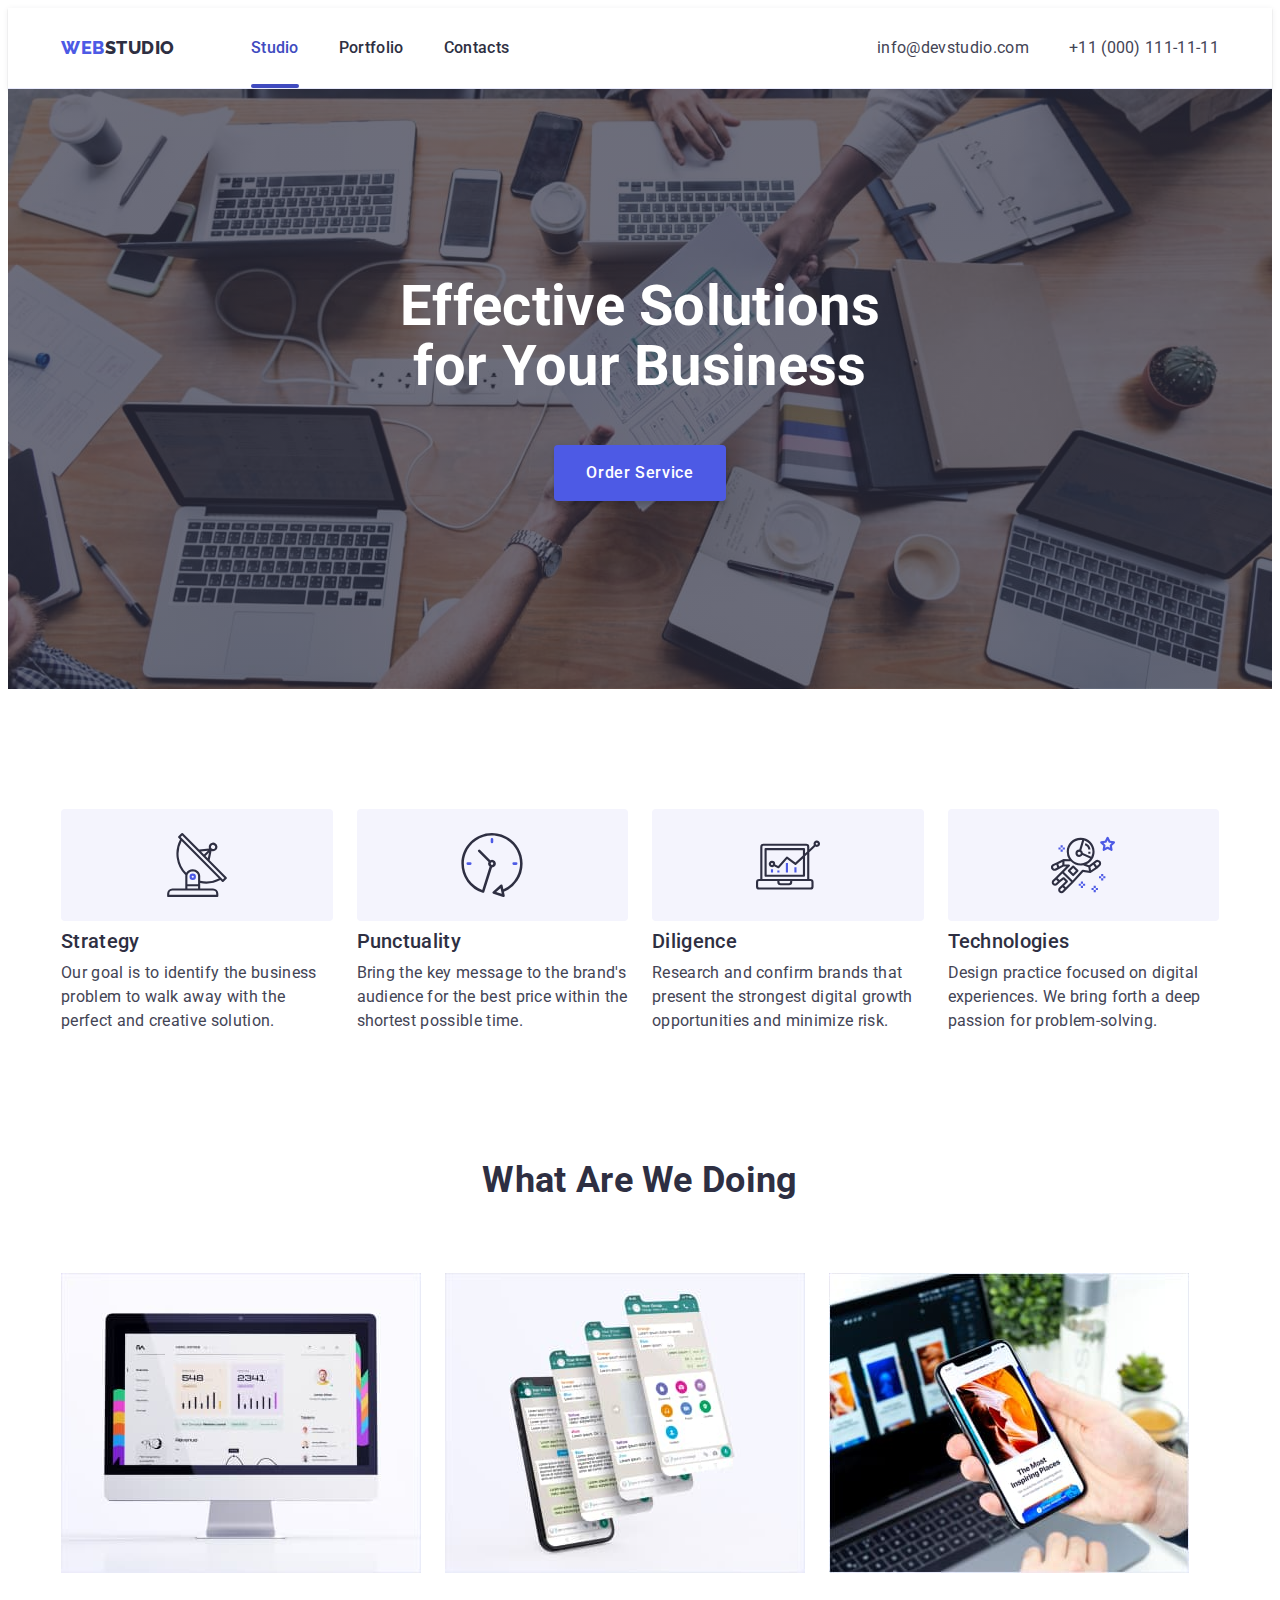
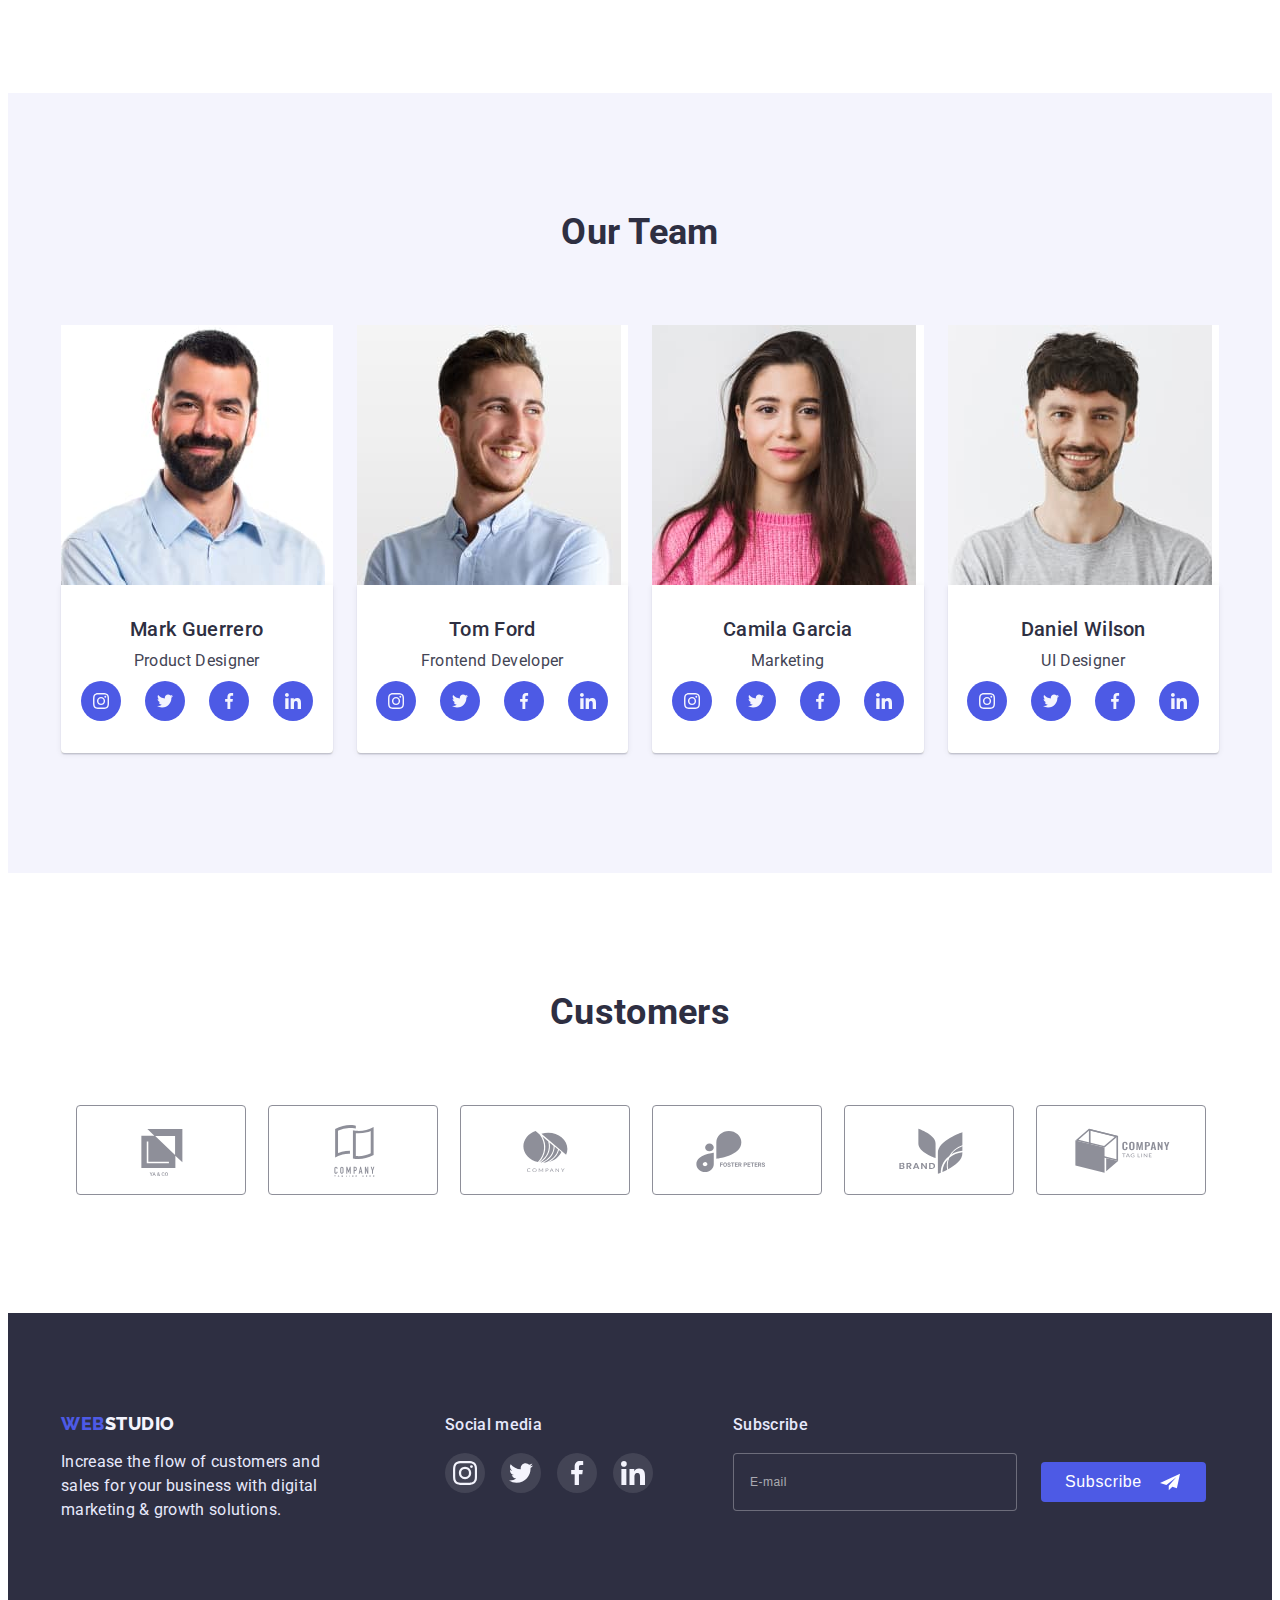
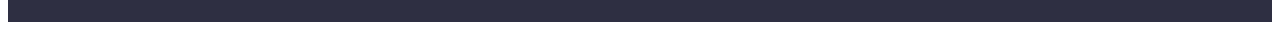
<file: index.html>
<!DOCTYPE html>
<html lang="en">
  <head>
    <meta charset="UTF-8" />
    <meta http-equiv="X-UA-Compatible" content="IE=edge" />
    <meta name="viewport" content="width=device-width, initial-scale=1.0" />
    <title>Web Studio</title>
    <link rel="preconnect" href="https://fonts.googleapis.com" />
    <link rel="preconnect" href="https://fonts.gstatic.com" crossorigin />
    <link
      href="https://fonts.googleapis.com/css2?family=Raleway:wght@800&family=Roboto:wght@400;500;700;900&display=swap"
      rel="stylesheet"
    />
    <link
      rel="stylesheet"
      href="https://cdnjs.cloudflare.com/ajax/libs/modern-normalize/1.1.0/modern-normalize.min.css"
      integrity="sha512-wpPYUAdjBVSE4KJnH1VR1HeZfpl1ub8YT/NKx4PuQ5NmX2tKuGu6U/JRp5y+Y8XG2tV+wKQpNHVUX03MfMFn9Q=="
      crossorigin="anonymous"
      referrerpolicy="no-referrer"
    />
    <link rel="stylesheet" href="./css/styles.css" />
  </head>
  <body>
    <!-- HEADER -->
    <header class="header">
      <div class="container header-container">
        <nav class="header-nav">
          <a class="logo header-logo link" href="./index.html"
            >web<span class="header-logo-accent">studio</span></a
          >
          <ul class="header-list list">
            <li class="header-item">
              <a class="header-link link current" href="./index.html">Studio</a>
            </li>
            <li class="header-item">
              <a class="header-link link" href="./portfolio.html">Portfolio</a>
            </li>
            <li class="header-item">
              <a class="header-link link" href="">Contacts</a>
            </li>
          </ul>
        </nav>
        <address class="header-contacts">
          <ul class="header-contact-list list">
            <li class="header-list-item">
              <a class="header-mail link" href="mailto:info@devstudio.com"
                >info@devstudio.com</a
              >
            </li>
            <li class="header-list-item">
              <a class="header-phone-number link" href="tel:+110001111111"
                >+11 (000) 111-11-11</a
              >
            </li>
          </ul>
        </address>
      </div>
    </header>
    <!-- MAIN -->
    <main>
      <!-- HERO -->
      <section class="hero-section">
        <div class="container">
          <h1 class="hero-title">Effective Solutions for Your Business</h1>
          <button class="hero-btn" type="button" data-modal-open>
            Order Service
          </button>
        </div>
      </section>
      <!-- FEATURES -->
      <section class="section">
        <div class="container">
          <h2 class="section-title visually-hidden">Features</h2>
          <ul class="feature-list list">
            <li class="feature-item">
              <div class="feature-icons">
                <svg class="feature-icon" width="64" height="64">
                  <use href="./images/icons.svg#icon-antenna"></use>
                </svg>
              </div>
              <h3 class="subtitle">Strategy</h3>
              <p class="description">
                Our goal is to identify the business problem to walk away with
                the perfect and creative solution.
              </p>
            </li>
            <li class="feature-item">
              <div class="feature-icons">
                <svg class="feature-icon" width="64" height="64">
                  <use href="./images/icons.svg#icon-clock"></use>
                </svg>
              </div>
              <h3 class="subtitle">Punctuality</h3>
              <p class="description">
                Bring the key message to the brand's audience for the best price
                within the shortest possible time.
              </p>
            </li>
            <li class="feature-item">
              <div class="feature-icons">
                <svg class="feature-icon" width="64" height="64">
                  <use href="./images/icons.svg#icon-diagram"></use>
                </svg>
              </div>
              <h3 class="subtitle">Diligence</h3>
              <p class="description">
                Research and confirm brands that present the strongest digital
                growth opportunities and minimize risk.
              </p>
            </li>
            <li class="feature-item">
              <div class="feature-icons">
                <svg class="feature-icon" width="64" height="64">
                  <use href="./images/icons.svg#icon-astronaut"></use>
                </svg>
              </div>
              <h3 class="subtitle">Technologies</h3>
              <p class="description">
                Design practice focused on digital experiences. We bring forth a
                deep passion for problem-solving.
              </p>
            </li>
          </ul>
        </div>
      </section>
      <!-- WHAT ARE WE DOING -->
      <section class="section activities-section">
        <div class="container">
          <h2 class="section-title">What are we doing</h2>
          <ul class="activities-list list">
            <li class="activities">
              <img
                src="./images/what-are-we-doing/desktop-application.jpg"
                alt="desktop application"
                width="360"
                height="300"
              />
            </li>
            <li class="activities">
              <img
                src="./images/what-are-we-doing/cellphone.jpg"
                alt="cellphone"
                width="360"
                height="300"
              />
            </li>
            <li class="activities">
              <img
                src="./images/what-are-we-doing/mobile-application.jpg"
                alt="mobile aplication"
                width="360"
                height="300"
              />
            </li>
          </ul>
        </div>
      </section>
      <!-- OUR TEAM -->
      <section class="section team">
        <div class="container">
          <h2 class="section-title">Our Team</h2>
          <ul class="team-list list">
            <li class="list-item">
              <img
                class="team-card-photo"
                src="./images/employees/mark-guerrero.jpg"
                alt="Mark Guerrero"
                width="264"
                height="260"
              />
              <div class="team-card-content-wrapper">
                <h3 class="subtitle">Mark Guerrero</h3>
                <p class="description">Product Designer</p>
                <ul class="socials list">
                  <li class="socials-item">
                    <a
                      class="socials-link"
                      href="https://instagram.com"
                      target="_blank"
                      rel="noopener noreferrer"
                      aria-label="Instagram link"
                    >
                      <svg class="socials-icon" width="16" height="16">
                        <use href="./images/icons.svg#icon-instagram"></use>
                      </svg>
                    </a>
                  </li>
                  <li class="socials-item">
                    <a
                      class="socials-link"
                      href="https://twitter.com"
                      target="_blank"
                      rel="noopener noreferrer"
                      aria-label="Twitter link"
                    >
                      <svg class="socials-icon" width="16" height="16">
                        <use href="./images/icons.svg#icon-twitter"></use>
                      </svg>
                    </a>
                  </li>
                  <li class="socials-item">
                    <a
                      class="socials-link"
                      href="https://facebook.com"
                      target="_blank"
                      rel="noopener noreferrer"
                      aria-label="Facebook link"
                    >
                      <svg class="socials-icon" width="16" height="16">
                        <use href="./images/icons.svg#icon-facebook"></use>
                      </svg>
                    </a>
                  </li>
                  <li class="socials-item">
                    <a
                      class="socials-link"
                      href="https://linkedin.com"
                      target="_blank"
                      rel="noopener noreferrer"
                      aria-label="Linkedin link"
                    >
                      <svg class="socials-icon" width="16" height="16">
                        <use href="./images/icons.svg#icon-linkedin"></use>
                      </svg>
                    </a>
                  </li>
                </ul>
              </div>
            </li>
            <li class="list-item">
              <img
                class="team-card-photo"
                src="./images/employees/tom-ford.jpg"
                alt="Tom Ford"
                width="264"
                height="260"
              />
              <div class="team-card-content-wrapper">
                <h3 class="subtitle">Tom Ford</h3>
                <p class="description">Frontend Developer</p>
                <ul class="socials list">
                  <li class="socials-item">
                    <a
                      class="socials-link"
                      href="https://instagram.com"
                      target="_blank"
                      rel="noopener noreferrer"
                      aria-label="Instagram link"
                    >
                      <svg class="socials-icon" width="16" height="16">
                        <use href="./images/icons.svg#icon-instagram"></use>
                      </svg>
                    </a>
                  </li>
                  <li class="socials-item">
                    <a
                      class="socials-link"
                      href="https://twitter.com"
                      target="_blank"
                      rel="noopener noreferrer"
                      aria-label="Twitter link"
                    >
                      <svg class="socials-icon" width="16" height="16">
                        <use href="./images/icons.svg#icon-twitter"></use>
                      </svg>
                    </a>
                  </li>
                  <li class="socials-item">
                    <a
                      class="socials-link"
                      href="https://facebook.com"
                      target="_blank"
                      rel="noopener noreferrer"
                      aria-label="Facebook link"
                    >
                      <svg class="socials-icon" width="16" height="16">
                        <use href="./images/icons.svg#icon-facebook"></use>
                      </svg>
                    </a>
                  </li>
                  <li class="socials-item">
                    <a
                      class="socials-link"
                      href="https://linkedin.com"
                      target="_blank"
                      rel="noopener noreferrer"
                      aria-label="Linkedin link"
                    >
                      <svg class="socials-icon" width="16" height="16">
                        <use href="./images/icons.svg#icon-linkedin"></use>
                      </svg>
                    </a>
                  </li>
                </ul>
              </div>
            </li>
            <li class="list-item">
              <img
                class="team-card-photo"
                src="./images/employees/camila-garcia.jpg"
                alt="Camila Garcia"
                width="264"
                height="260"
              />
              <div class="team-card-content-wrapper">
                <h3 class="subtitle">Camila Garcia</h3>
                <p class="description">Marketing</p>
                <ul class="socials list">
                  <li class="socials-item">
                    <a
                      class="socials-link"
                      href="https://instagram.com"
                      target="_blank"
                      rel="noopener noreferrer"
                      aria-label="Instagram link"
                    >
                      <svg class="socials-icon" width="16" height="16">
                        <use href="./images/icons.svg#icon-instagram"></use>
                      </svg>
                    </a>
                  </li>
                  <li class="socials-item">
                    <a
                      class="socials-link"
                      href="https://twitter.com"
                      target="_blank"
                      rel="noopener noreferrer"
                      aria-label="Twitter link"
                    >
                      <svg class="socials-icon" width="16" height="16">
                        <use href="./images/icons.svg#icon-twitter"></use>
                      </svg>
                    </a>
                  </li>
                  <li class="socials-item">
                    <a
                      class="socials-link"
                      href="https://facebook.com"
                      target="_blank"
                      rel="noopener noreferrer"
                      aria-label="Facebook link"
                    >
                      <svg class="socials-icon" width="16" height="16">
                        <use href="./images/icons.svg#icon-facebook"></use>
                      </svg>
                    </a>
                  </li>
                  <li class="socials-item">
                    <a
                      class="socials-link"
                      href="https://linkedin.com"
                      target="_blank"
                      rel="noopener noreferrer"
                      aria-label="Linkedin link"
                    >
                      <svg class="socials-icon" width="16" height="16">
                        <use href="./images/icons.svg#icon-linkedin"></use>
                      </svg>
                    </a>
                  </li>
                </ul>
              </div>
            </li>
            <li class="list-item">
              <img
                class="team-card-photo"
                src="./images/employees/daniel-wilson.jpg"
                alt="Daniel Wilson"
                width="264"
                height="260"
              />
              <div class="team-card-content-wrapper">
                <h3 class="subtitle">Daniel Wilson</h3>
                <p class="description">UI Designer</p>
                <ul class="socials list">
                  <li class="socials-item">
                    <a
                      class="socials-link"
                      href="https://instagram.com"
                      target="_blank"
                      rel="noopener noreferrer"
                      aria-label="Instagram link"
                    >
                      <svg class="socials-icon" width="16" height="16">
                        <use href="./images/icons.svg#icon-instagram"></use>
                      </svg>
                    </a>
                  </li>
                  <li class="socials-item">
                    <a
                      class="socials-link"
                      href="https://twitter.com"
                      target="_blank"
                      rel="noopener noreferrer"
                      aria-label="Twitter link"
                    >
                      <svg class="socials-icon" width="16" height="16">
                        <use href="./images/icons.svg#icon-twitter"></use>
                      </svg>
                    </a>
                  </li>
                  <li class="socials-item">
                    <a
                      class="socials-link"
                      href="https://facebook.com"
                      target="_blank"
                      rel="noopener noreferrer"
                      aria-label="Facebook link"
                    >
                      <svg class="socials-icon" width="16" height="16">
                        <use href="./images/icons.svg#icon-facebook"></use>
                      </svg>
                    </a>
                  </li>
                  <li class="socials-item">
                    <a
                      class="socials-link"
                      href="https://linkedin.com"
                      target="_blank"
                      rel="noopener noreferrer"
                      aria-label="Linkedin link"
                    >
                      <svg class="socials-icon" width="16" height="16">
                        <use href="./images/icons.svg#icon-linkedin"></use>
                      </svg>
                    </a>
                  </li>
                </ul>
              </div>
            </li>
          </ul>
        </div>
      </section>
      <!-- CUSTOMERS -->
      <section class="section">
        <div class="container">
          <h2 class="section-title">Customers</h2>
          <ul class="customers list">
            <li class="customers-item">
              <a
                class="customers-link"
                href=""
                target="_blank"
                rel="noopener noreferrer"
                aria-label="Customer link"
              >
                <svg class="socials-icon" width="104" height="56">
                  <use href="./images/icons.svg#icon-logo"></use>
                </svg>
              </a>
            </li>
            <li class="customers-item">
              <a
                class="customers-link"
                href=""
                target="_blank"
                rel="noopener noreferrer"
                aria-label="Customer link"
              >
                <svg class="socials-icon" width="104" height="56">
                  <use href="./images/icons.svg#icon-logo-1"></use>
                </svg>
              </a>
            </li>
            <li class="customers-item">
              <a
                class="customers-link"
                href=""
                target="_blank"
                rel="noopener noreferrer"
                aria-label="Customer link"
              >
                <svg class="socials-icon" width="104" height="56">
                  <use href="./images/icons.svg#icon-logo-2"></use>
                </svg>
              </a>
            </li>
            <li class="customers-item">
              <a
                class="customers-link"
                href=""
                target="_blank"
                rel="noopener noreferrer"
                aria-label="Customer link"
              >
                <svg class="socials-icon" width="104" height="56">
                  <use href="./images/icons.svg#icon-logo-3"></use>
                </svg>
              </a>
            </li>
            <li class="customers-item">
              <a
                class="customers-link"
                href=""
                target="_blank"
                rel="noopener noreferrer"
                aria-label="Customer link"
              >
                <svg class="socials-icon" width="104" height="56">
                  <use href="./images/icons.svg#icon-logo-4"></use>
                </svg>
              </a>
            </li>
            <li class="customers-item">
              <a
                class="customers-link"
                href=""
                target="_blank"
                rel="noopener noreferrer"
                aria-label="Customer link"
              >
                <svg class="socials-icon" width="104" height="56">
                  <use href="./images/icons.svg#icon-logo-5"></use>
                </svg>
              </a>
            </li>
          </ul>
        </div>
      </section>
    </main>
    <!-- FOOTER -->
    <footer class="footer">
      <div class="footer-container container">
        <div class="footer-lesf-side">
          <a class="logo footer-logo link" href="./index.html"
            >web<span class="footer-logo-accent">studio</span></a
          >
          <p class="footer-text">
            Increase the flow of customers and sales for your business with
            digital marketing &amp; growth solutions.
          </p>
        </div>
        <div class="social-media">
          <h2 class="footer-socials-title">Social media</h2>
          <ul class="footer-socials list">
            <li class="footer-socials-item">
              <a
                class="footer-socials-link"
                href="https://instagram.com"
                target="_blank"
                rel="noopener noreferrer"
                aria-label="Instagram link"
              >
                <svg class="footer-socials-icon" width="24" height="24">
                  <use href="./images/icons.svg#icon-instagram"></use>
                </svg>
              </a>
            </li>
            <li class="footer-socials-item">
              <a
                class="footer-socials-link"
                href="https://twitter.com"
                target="_blank"
                rel="noopener noreferrer"
                aria-label="Twitter link"
              >
                <svg class="footer-socials-icon" width="24" height="24">
                  <use href="./images/icons.svg#icon-twitter"></use>
                </svg>
              </a>
            </li>
            <li class="footer-socials-item">
              <a
                class="footer-socials-link"
                href="https://facebook.com"
                target="_blank"
                rel="noopener noreferrer"
                aria-label="Facebook link"
              >
                <svg class="footer-socials-icon" width="24" height="24">
                  <use href="./images/icons.svg#icon-facebook"></use>
                </svg>
              </a>
            </li>
            <li class="footer-socials-item">
              <a
                class="footer-socials-link"
                href="https://linkedin.com"
                target="_blank"
                rel="noopener noreferrer"
                aria-label="Linkedin link"
              >
                <svg class="footer-socials-icon" width="24" height="24">
                  <use href="./images/icons.svg#icon-linkedin"></use>
                </svg>
              </a>
            </li>
          </ul>
        </div>
        <div class="footer-subscribe-form">
          <strong class="foooter-subscribe-title">Subscribe</strong>
          <form class="subscribe-form" name="subscribe_form">
            <label class="footer-subscribe-field">
              <input
                class="footer-subscribe-input"
                type="email"
                name="subscribe_email"
                placeholder="E-mail"
              />
            </label>
            <button class="footer-btn" type="submit">
              Subscribe<svg class="footer-form-icon" width="24" height="20">
                <use href="./images/icons.svg#icon-telegram"></use>
              </svg>
            </button>
          </form>
        </div>
      </div>
    </footer>
    <!-- MODAL BUTTON -->
    <div class="backdrop is-hidden" data-modal>
      <div class="modal">
        <button class="modal-close-btn" type="button" data-modal-close>
          <svg class="modal-close-btn-icon" width="8" height="8">
            <use href="./images/icons.svg#icon-close"></use>
          </svg>
        </button>
        <strong class="modal-window-title"
          >Leave your contacts and we will call you back</strong
        >
        <form class="modal-form" name="modal_form">
          <!--NAME FIELD-->
          <label class="modal-form-label" for="user_name">Name</label>
          <div class="modal-form-group">
            <input
              class="modal-input-field"
              type="text"
              name="user_name"
              id="user_name"
            />
            <svg class="modal-form-icon" width="18" height="18">
              <use href="./images/icons.svg#icon-person"></use>
            </svg>
          </div>
          <!--PHONE FIELD-->
          <label class="modal-form-label" for="user_phone">Phone</label>
          <div class="modal-form-group">
            <input
              class="modal-input-field"
              type="tel"
              name="user_phone"
              id="user_phone"
            />
            <svg class="modal-form-icon" width="18" height="24">
              <use href="./images/icons.svg#icon-phone"></use>
            </svg>
          </div>
          <!--EMAIL FIELD-->
          <label class="modal-form-label" for="user_email">Email</label>
          <div class="modal-form-group">
            <input
              class="modal-input-field"
              type="tel"
              name="user_email"
              id="user_email"
            />
            <svg class="modal-form-icon" width="18" height="24">
              <use href="./images/icons.svg#icon-email"></use>
            </svg>
          </div>
          <!--COMMENT FIELD-->
          <label class="modal-form-label" for="user_comment">Comment</label>
          <textarea
            class="modal-form-comment"
            name="user_comment"
            id="user_comment"
            rows="6"
            placeholder="Text input"
          ></textarea>
          <!--AGREEMENT FIELD-->
          <label class="modal-form-agreement" for="user_agreement">
            <input
              class="modal-form-checkbox"
              type="checkbox"
              name="user_agreement"
              id="user_agreement"
            />
            <svg class="custom-checkbox" width="16" height="16">
              <use
                class="custom-checkbox-frame"
                href="./images/icons.svg#icon-checkbox"
              ></use>
              <use
                class="custom-checkbox-check"
                href="./images/icons.svg#icon-checked"
              ></use>
            </svg>
            <span class="modal-form-description">
              I accept the terms and conditions of the
              <a class="modal-form-link" href="" target="_blank"
                >Privacy Policy</a
              >
            </span>
          </label>
          <button class="modal-form-btn hero-btn" type="submit">Send</button>
        </form>
      </div>
    </div>
    <!-- JAVA SCRIPT -->
    <script src="./js/modal.js"></script>
  </body>
</html>
</file>
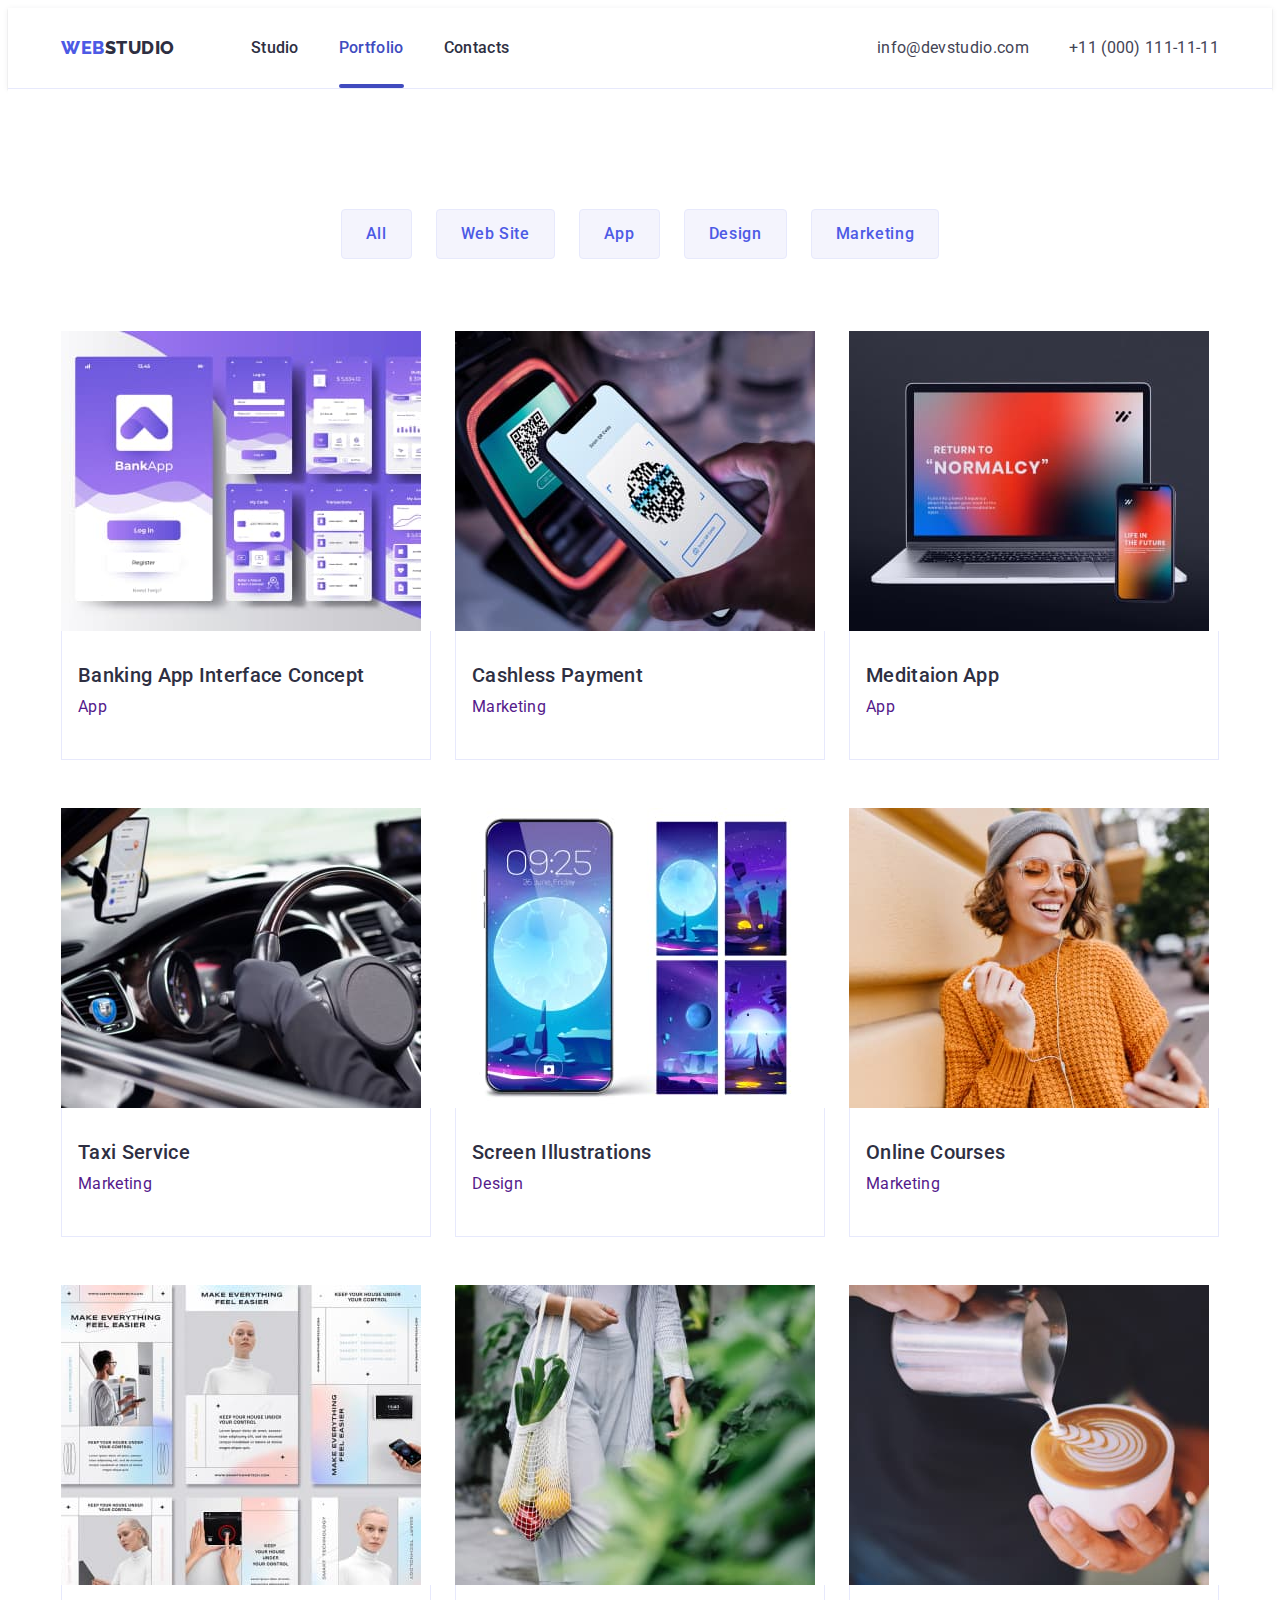
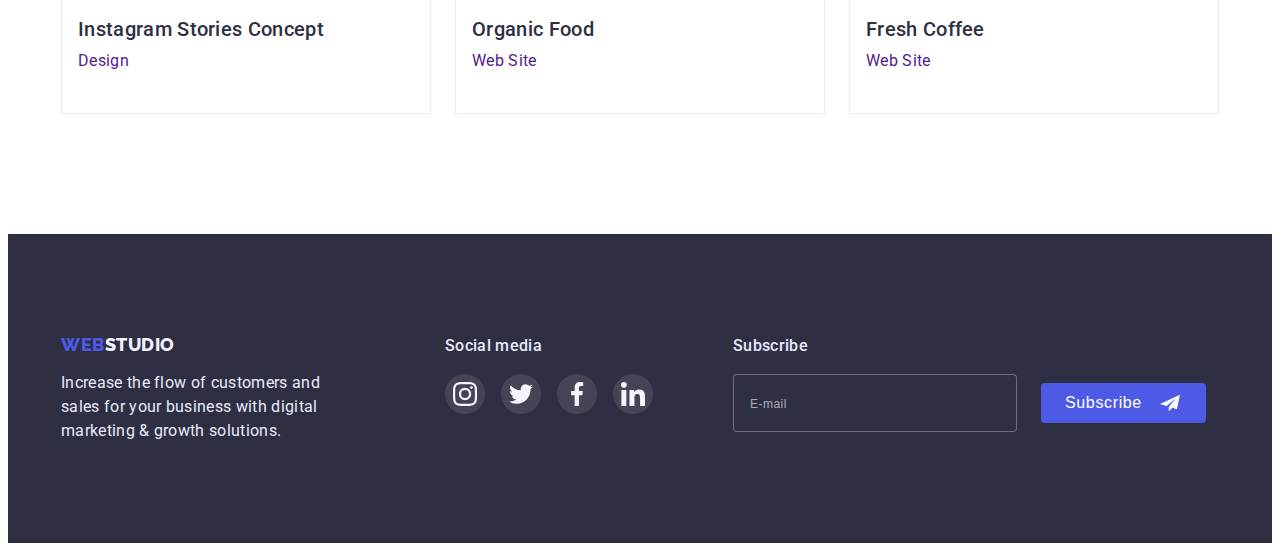
<file: portfolio.html>
<!DOCTYPE html>
<html lang="en">
  <head>
    <meta charset="UTF-8" />
    <meta http-equiv="X-UA-Compatible" content="IE=edge" />
    <meta name="viewport" content="width=device-width, initial-scale=1.0" />
    <title>Portfolio</title>
    <link rel="preconnect" href="https://fonts.googleapis.com" />
    <link rel="preconnect" href="https://fonts.gstatic.com" crossorigin />
    <link
      href="https://fonts.googleapis.com/css2?family=Raleway:wght@800&family=Roboto:wght@400;500;700;900&display=swap"
      rel="stylesheet"
    />
    <link
      rel="stylesheet"
      href="https://cdnjs.cloudflare.com/ajax/libs/modern-normalize/1.1.0/modern-normalize.min.css"
      integrity="sha512-wpPYUAdjBVSE4KJnH1VR1HeZfpl1ub8YT/NKx4PuQ5NmX2tKuGu6U/JRp5y+Y8XG2tV+wKQpNHVUX03MfMFn9Q=="
      crossorigin="anonymous"
      referrerpolicy="no-referrer"
    />
    <link rel="stylesheet" href="./css/styles.css" />
  </head>
  <body>
    <!-- HEADER -->
    <header class="header">
      <div class="container header-container">
        <nav class="header-nav">
          <a class="logo header-logo link" href="./index.html"
            >web<span class="header-logo-accent">studio</span></a
          >
          <ul class="header-list list">
            <li class="header-item">
              <a class="header-link link" href="./index.html">Studio</a>
            </li>
            <li class="header-item">
              <a class="header-link link current" href="./portfolio.html"
                >Portfolio</a
              >
            </li>
            <li class="header-item">
              <a class="header-link link" href="">Contacts</a>
            </li>
          </ul>
        </nav>
        <address class="header-contacts">
          <ul class="header-contact-list list">
            <li class="header-list-item">
              <a class="header-mail link" href="mailto:info@devstudio.com"
                >info@devstudio.com</a
              >
            </li>
            <li class="header-list-item">
              <a class="header-phone-number link" href="tel:+110001111111"
                >+11 (000) 111-11-11</a
              >
            </li>
          </ul>
        </address>
      </div>
    </header>
    <!-- MAIN -->
    <main>
      <!-- HERO -->
      <section class="section">
        <div class="container">
          <h1 class="visually-hidden">Portfolio</h1>
          <ul class="filter-list list">
            <li class="filter-list-item">
              <button class="filter-btn" type="button">All</button>
            </li>
            <li class="filter-list-item">
              <button class="filter-btn" type="button">Web Site</button>
            </li>
            <li class="filter-list-item">
              <button class="filter-btn" type="button">App</button>
            </li>
            <li class="filter-list-item">
              <button class="filter-btn" type="button">Design</button>
            </li>
            <li class="filter-list-item">
              <button class="filter-btn" type="button">Marketing</button>
            </li>
          </ul>
          <ul class="row-list list">
            <li class="row-items">
              <a href="" class="project-card-link link">
                <div class="project-card-img">
                  <img
                    src="./images/project-cards/project-card-1.jpg"
                    alt="Banking app interface concept"
                    width="360"
                    height="300"
                  />
                  <div class="project-description">
                    14 Stylish and User-Friendly App Design Concepts · Task
                    Manager App · Calorie Tracker App · Exotic Fruit Ecommerce
                    App · Cloud Storage App
                  </div>
                </div>
                <div class="card-content-wrapper">
                  <h2 class="subtitle">Banking App Interface Concept</h2>
                  <p class="description">App</p>
                </div>
              </a>
            </li>
            <li class="row-items">
              <a href="" class="project-card-link link">
                <div class="project-card-img">
                  <img
                    src="./images/project-cards/project-card-2.jpg"
                    alt="A phone scanning QR code"
                    width="360"
                    height="300"
                  />
                  <div class="project-description">
                    14 Stylish and User-Friendly App Design Concepts · Task
                    Manager App · Calorie Tracker App · Exotic Fruit Ecommerce
                    App · Cloud Storage App
                  </div>
                </div>
                <div class="card-content-wrapper">
                  <h2 class="subtitle">Cashless Payment</h2>
                  <p class="description">Marketing</p>
                </div>
              </a>
            </li>
            <li class="row-items">
              <a href="" class="project-card-link link">
                <div class="project-card-img">
                  <img
                    src="./images/project-cards/project-card-3.jpg"
                    alt="Laptop and phone show the same application"
                    width="360"
                    height="300"
                  />
                  <div class="project-description">
                    14 Stylish and User-Friendly App Design Concepts · Task
                    Manager App · Calorie Tracker App · Exotic Fruit Ecommerce
                    App · Cloud Storage App
                  </div>
                </div>
                <div class="card-content-wrapper">
                  <h2 class="subtitle">Meditaion App</h2>
                  <p class="description">App</p>
                </div>
              </a>
            </li>
            <li class="row-items">
              <a href="" class="project-card-link link">
                <div class="project-card-img">
                  <img
                    src="./images/project-cards/project-card-4.jpg"
                    alt="Hands on the steering wheel of a car"
                    width="360"
                    height="300"
                  />
                  <div class="project-description">
                    14 Stylish and User-Friendly App Design Concepts · Task
                    Manager App · Calorie Tracker App · Exotic Fruit Ecommerce
                    App · Cloud Storage App
                  </div>
                </div>
                <div class="card-content-wrapper">
                  <h2 class="subtitle">Taxi Service</h2>
                  <p class="description">Marketing</p>
                </div>
              </a>
            </li>
            <li class="row-items">
              <a href="" class="project-card-link link">
                <div class="project-card-img">
                  <img
                    src="./images/project-cards/project-card-5.jpg"
                    alt="Phone screen illustrations"
                    width="360"
                    height="300"
                  />
                  <div class="project-description">
                    14 Stylish and User-Friendly App Design Concepts · Task
                    Manager App · Calorie Tracker App · Exotic Fruit Ecommerce
                    App · Cloud Storage App
                  </div>
                </div>
                <div class="card-content-wrapper">
                  <h2 class="subtitle">Screen Illustrations</h2>
                  <p class="description">Design</p>
                </div>
              </a>
            </li>
            <li class="row-items">
              <a href="" class="project-card-link link">
                <div class="project-card-img">
                  <img
                    src="./images/project-cards/project-card-6.jpg"
                    alt="A girl in a yellow sweater speaks on a video call on a phone"
                    width="360"
                    height="300"
                  />
                  <div class="project-description">
                    14 Stylish and User-Friendly App Design Concepts · Task
                    Manager App · Calorie Tracker App · Exotic Fruit Ecommerce
                    App · Cloud Storage App
                  </div>
                </div>
                <div class="card-content-wrapper">
                  <h2 class="subtitle">Online Courses</h2>
                  <p class="description">Marketing</p>
                </div>
              </a>
            </li>
            <li class="row-items">
              <a href="" class="project-card-link link">
                <div class="project-card-img">
                  <img
                    src="./images/project-cards/project-card-7.jpg"
                    alt="Instagram stories сoncept"
                    width="360"
                    height="300"
                  />
                  <div class="project-description">
                    14 Stylish and User-Friendly App Design Concepts · Task
                    Manager App · Calorie Tracker App · Exotic Fruit Ecommerce
                    App · Cloud Storage App
                  </div>
                </div>
                <div class="card-content-wrapper">
                  <h2 class="subtitle">Instagram Stories Concept</h2>
                  <p class="description">Design</p>
                </div>
              </a>
            </li>
            <li class="row-items">
              <a href="" class="project-card-link link">
                <div class="project-card-img">
                  <img
                    src="./images/project-cards/project-card-8.jpg"
                    alt="Woman carries a net bag with vegetables and fruits"
                    width="360"
                    height="300"
                  />
                  <div class="project-description">
                    14 Stylish and User-Friendly App Design Concepts · Task
                    Manager App · Calorie Tracker App · Exotic Fruit Ecommerce
                    App · Cloud Storage App
                  </div>
                </div>
                <div class="card-content-wrapper">
                  <h2 class="subtitle">Organic Food</h2>
                  <p class="description">Web Site</p>
                </div>
              </a>
            </li>
            <li class="row-items">
              <a href="" class="project-card-link link">
                <div class="project-card-img">
                  <img
                    src="./images/project-cards/project-card-9.jpg"
                    alt="Adding milk to a cup of coffee"
                    width="360"
                    height="300"
                  />
                  <div class="project-description">
                    14 Stylish and User-Friendly App Design Concepts · Task
                    Manager App · Calorie Tracker App · Exotic Fruit Ecommerce
                    App · Cloud Storage App
                  </div>
                </div>
                <div class="card-content-wrapper">
                  <h2 class="subtitle">Fresh Coffee</h2>
                  <p class="description">Web Site</p>
                </div>
              </a>
            </li>
          </ul>
        </div>
      </section>
    </main>
    <!-- FOOTER -->
    <footer class="footer">
      <div class="footer-container container">
        <div class="footer-lesf-side">
          <a class="logo footer-logo link" href="./index.html"
            >web<span class="footer-logo-accent">studio</span></a
          >
          <p class="footer-text">
            Increase the flow of customers and sales for your business with
            digital marketing &amp; growth solutions.
          </p>
        </div>
        <div class="social-media">
          <h2 class="footer-socials-title">Social media</h2>
          <ul class="footer-socials list">
            <li class="footer-socials-item">
              <a
                class="footer-socials-link"
                href="https://instagram.com"
                target="_blank"
                rel="noopener noreferrer"
                aria-label="Instagram link"
              >
                <svg class="footer-socials-icon" width="24" height="24">
                  <use href="./images/icons.svg#icon-instagram"></use>
                </svg>
              </a>
            </li>
            <li class="footer-socials-item">
              <a
                class="footer-socials-link"
                href="https://twitter.com"
                target="_blank"
                rel="noopener noreferrer"
                aria-label="Twitter link"
              >
                <svg class="footer-socials-icon" width="24" height="24">
                  <use href="./images/icons.svg#icon-twitter"></use>
                </svg>
              </a>
            </li>
            <li class="footer-socials-item">
              <a
                class="footer-socials-link"
                href="https://facebook.com"
                target="_blank"
                rel="noopener noreferrer"
                aria-label="Facebook link"
              >
                <svg class="footer-socials-icon" width="24" height="24">
                  <use href="./images/icons.svg#icon-facebook"></use>
                </svg>
              </a>
            </li>
            <li class="footer-socials-item">
              <a
                class="footer-socials-link"
                href="https://linkedin.com"
                target="_blank"
                rel="noopener noreferrer"
                aria-label="Linkedin link"
              >
                <svg class="footer-socials-icon" width="24" height="24">
                  <use href="./images/icons.svg#icon-linkedin"></use>
                </svg>
              </a>
            </li>
          </ul>
        </div>
        <div class="footer-subscribe-form">
          <strong class="foooter-subscribe-title">Subscribe</strong>
          <form class="subscribe-form" name="subscribe_form">
            <label class="footer-subscribe-field">
              <input
                class="footer-subscribe-input"
                type="email"
                name="subscribe_email"
                placeholder="E-mail"
              />
            </label>
            <button class="footer-btn" type="submit">
              Subscribe<svg class="footer-form-icon" width="24" height="20">
                <use href="./images/icons.svg#icon-telegram"></use>
              </svg>
            </button>
          </form>
        </div>
      </div>
    </footer>
  </body>
</html>
</file>
<file: css/styles.css>
:root {
  /* -----------------TEXT COLORS---------------- */
  --primary-font: 'Roboto', sans-serif;
  --secondary-font: 'Raleway', sans-serif;
  --primary-txt-cl: #434455;
  --secondary-txt-cl: #2e2f42;
  --accent-txt-cl: #4d5ae5;
  --light-accent-txt-cl: #e7e9fc;
  --light-theme-btn-txt-cl: #4d5ae5;
  --dark-theme-btn-txt-cl: #fff;
  --link-hover-txt-cl: #404bbf;
  --hero-title-txt-cl: #fff;
  --footer-logo-accent-txt-cl: #f4f4fd;
  --icon-text-fill-cl: #f4f4fd;
  /* ---------------------BG COLORS----------------- */
  --primary-bg-cl: #fff;
  --secondary-bg-cl: #2e2f42;
  --light-bg-cl: #f4f4fd;
  --active-btn-bg-cl: #404bbf;
  --hero-btn-bg-cl: #4d5ae5;
  --dark-social-btn-bg-cl: rgba(255, 255, 255, 0.1);
  --footer-social-btn-hover-bg-cl: #31d0aa;
  /* ---------------------OTHERS----------------- */
  --indent: 24px;
  --radius: 4px;
  --feature-items: 4;
  --project-items: 3;
  --team-items: 4;

  --fast-anim: 250ms cubic-bezier(0.4, 0, 0.2, 1);
}
body {
  font-family: var(--primary-font);
  color: var(--primary-txt-cl);
  letter-spacing: 0.02em;
}
/* -----------------RESET STYLES---------------------- */
h1,
h2,
h3,
h4,
h5,
h6,
p {
  margin: 0;
}
img {
  display: block;
  max-width: 100%;
  height: auto;
}
button {
  cursor: pointer;
}
.link {
  text-decoration: none;
}
.list {
  list-style: none;
  margin: 0;
  padding: 0;
}
ul,
ol {
  margin-top: 0;
  margin-bottom: 0;
  padding-left: 0;
}
.container {
  width: 1158px;
  padding-left: 15px;
  padding-right: 15px;
  margin-left: auto;
  margin-right: auto;
}
/* ----------------------COMPONENTS--------------------- */
.logo {
  font-family: var(--secondary-font);
  font-weight: 800;
  font-size: 18px;
  letter-spacing: 0.03em;
  text-transform: uppercase;
  margin-right: 76px;

  color: var(--accent-txt-cl);
}
.section {
  background-color: var(--primary-bg-cl);

  padding-top: 120px;
  padding-bottom: 120px;
}
.section-title {
  font-size: 36px;
  line-height: 1.11;
  text-align: center;
  text-transform: capitalize;

  color: var(--secondary-txt-cl);

  margin-bottom: 72px;
}
.subtitle {
  font-weight: 500;
  font-size: 20px;
  line-height: 1.2;

  color: var(--secondary-txt-cl);

  margin-bottom: 8px;
}
.description {
  line-height: 1.5;
  margin-bottom: 8px;
}
.list-item {
  background-color: var(--primary-bg-cl);
}

/* ----------------HIDDEN TITLES-------------- */
.visually-hidden {
  position: absolute;
  width: 1px;
  height: 1px;
  margin: -1px;
  border: 0;
  padding: 0;

  white-space: nowrap;
  clip-path: inset(100%);
  clip: rect(0 0 0 0);
  overflow: hidden;
}
/* ------------------HEADER-------------------- */
.header {
  background-color: var(--primary-bg-cl);

  border-bottom: 1px solid #e7e9fc;
  box-shadow: 0px 2px 1px rgba(46, 47, 66, 0.08),
    0px 1px 1px rgba(46, 47, 66, 0.16), 0px 1px 6px rgba(46, 47, 66, 0.08);
}
.header-container {
  display: flex;
  align-items: center;
  justify-content: space-between;
}
.header-nav {
  display: flex;
  align-items: center;
}
.header-list,
.header-contact-list {
  display: flex;
  align-items: center;
  gap: 40px;
}
.header-logo {
  line-height: 1.33;

  margin-right: 76px;
}
.header-logo-accent {
  color: var(--secondary-txt-cl);
}
.header-link.current {
  color: var(--link-hover-txt-cl);
}
.header-link {
  position: relative;
  display: block;
  padding: 28px 0;

  font-weight: 500;
  line-height: 1.5;

  color: var(--secondary-txt-cl);

  transition: color var(--fast-anim);
}
.header-link:hover,
.header-link:focus {
  color: var(--link-hover-txt-cl);
}
.header-mail,
.header-phone-number {
  font-style: normal;
  line-height: 1.5;

  color: var(--primary-txt-cl);

  transition: color var(--fast-anim);
}
.header-mail:hover,
.header-mail:focus {
  color: var(--link-hover-txt-cl);
}
.header-phone-number:hover,
.header-phone-number:focus {
  color: var(--link-hover-txt-cl);
}
.header-link.current::after {
  content: '';
  position: absolute;
  bottom: 0;
  left: 0;

  display: block;
  width: 100%;
  height: 4px;
  border-radius: 2px;

  background-color: var(--active-btn-bg-cl);
}
/* ------------------HERO SECTION-------------------- */
.hero-section {
  background-color: var(--secondary-bg-cl);

  padding-top: 188px;
  padding-bottom: 188px;

  margin-right: auto;
  margin-left: auto;

  max-width: 1440px;
  background-image: linear-gradient(
      hsla(237, 18%, 22%, 0.7),
      rgba(46, 47, 66, 0.7)
    ),
    url(../images/hero-image/hero-image.jpg);
  background-repeat: no-repeat;
  background-size: cover;
  background-position: center;
}
.hero-title {
  font-size: 56px;
  line-height: 1.07;
  text-align: center;
  margin-bottom: 48px;

  color: var(--hero-title-txt-cl);

  width: 494px;
  margin-right: auto;
  margin-left: auto;
}
.hero-btn {
  font-family: inherit;
  font-weight: 500;
  font-size: 16px;
  line-height: 1.5;
  letter-spacing: 0.04em;

  display: block;
  min-width: 169px;
  margin-right: auto;
  margin-left: auto;
  padding: 16px 32px;

  box-shadow: 0px 4px 4px rgba(0, 0, 0, 0.15);
  border: transparent;
  border-radius: var(--radius);

  color: var(--dark-theme-btn-txt-cl);
  background-color: var(--hero-btn-bg-cl);

  transition: background-color var(--fast-anim);
}
.hero-btn:hover,
.hero-btn:focus {
  background-color: var(--active-btn-bg-cl);
}
/* ------------ FEATURES --------------------------- */
.feature-list {
  display: flex;
  gap: 24px;
}
.feature-item {
  display: flex;
  flex-wrap: wrap;
  align-items: center;
  flex-basis: calc(
    (100% - var(--indent) * (var(--feature-items) - 1)) / var(--feature-items)
  );
  gap: 8px;
}
.feature-icons {
  display: flex;
  align-items: center;
  justify-content: center;
  width: 100%;
  min-height: 112px;

  background: var(--light-bg-cl);
  border-radius: 4px;
}
.feature-item .subtitle {
  margin-bottom: 0;
}
/* ------------  WHAT ARE WE DOING --------------------------- */
.activities-section {
  padding-top: 0;
}
.activities-list {
  display: flex;
  flex-wrap: wrap;
  gap: 24px;
}
/* ---------------------TEAM---------------------- */
.section.team {
  background-color: var(--light-bg-cl);
}
.team-list {
  display: flex;
  flex-wrap: wrap;
  gap: 24px;
  text-align: center;
}
.team-list .subtitle {
  margin-bottom: 8px;
}
.list-item {
  flex-basis: calc(
    (100% - var(--indent) * (var(--team-items) - 1)) / var(--team-items)
  );
}
.team-card-content-wrapper {
  padding-top: 32px;
  padding-bottom: 32px;
  box-shadow: 0px 1px 6px rgba(46, 47, 66, 0.08),
    0px 1px 1px rgba(46, 47, 66, 0.16), 0px 2px 1px rgba(46, 47, 66, 0.08);
  border-radius: 0px 0px 4px 4px;
}
.team .description {
  margin-bottom: 8px;
}
.socials {
  display: flex;
  align-items: center;
  justify-content: center;
  gap: 24px;
}
.socials-item {
  width: 40px;
  height: 40px;
}
.socials-link {
  display: flex;
  align-items: center;
  justify-content: center;

  width: 100%;
  height: 100%;
  background-color: var(--hero-btn-bg-cl);
  border-radius: 50%;
  color: var(--icon-text-fill-cl);

  transition: background-color var(--fast-anim);
}
.socials-link:hover,
.socials-link:focus {
  background-color: var(--active-btn-bg-cl);
}
/* -------------------------CUSTOMERS--------------------*/
.customers {
  display: flex;
  align-items: center;
  justify-content: center;
  gap: 24px;
}
.customers-item {
  width: 168px;
  height: 88px;
}
.customers-link {
  display: flex;
  align-items: center;
  justify-content: center;

  width: 100%;
  height: 100%;
  color: #8e8f99;
  border: 1px solid #8e8f99;
  border-radius: 4px;

  transition: color var(--fast-anim);
}
.customers-link:hover,
.customers-link:focus {
  color: var(--active-btn-bg-cl);
  border: 1px solid var(--active-btn-bg-cl);
  border-radius: 4px;
}
.socials-icon {
  fill: currentColor;
}
/* -------------------------FOOTER --------------------*/
.footer {
  background-color: var(--secondary-bg-cl);

  margin-right: auto;
  margin-left: auto;
  padding-top: 100px;
  padding-bottom: 100px;
}
.footer-container {
  position: relative;
  display: flex;
  /* gap: 120px; */
  align-items: baseline;
}
.footer-lesf-side {
  margin-right: 120px;
}
.footer-logo {
  line-height: 1.17;

  display: block;
  margin-bottom: 16px;
  margin-right: 0;
}
.footer-logo-accent {
  color: var(--footer-logo-accent-txt-cl);
}
.footer-text {
  line-height: 1.5;
  color: var(--light-accent-txt-cl);

  width: 264px;
}
.social-media {
  margin-right: 80px;
}
.footer-socials-title,
.foooter-subscribe-title {
  display: block;
  font-weight: 500;
  font-size: 16px;
  line-height: 1.5;

  margin-bottom: 16px;

  color: var(--light-accent-txt-cl);
}
.footer-socials {
  display: flex;
  align-items: start;
  justify-content: start;
  gap: 16px;
}
.footer-socials-item {
  width: 40px;
  height: 40px;
}
.footer-socials-link {
  display: flex;
  align-items: center;
  justify-content: center;
  width: 100%;
  height: 100%;
  background-color: var(--dark-social-btn-bg-cl);
  border-radius: 50%;
  color: var(--icon-text-fill-cl);

  transition: background-color var(--fast-anim);
}
.footer-socials-link:hover,
.footer-socials-link:focus {
  background-color: var(--footer-social-btn-hover-bg-cl);
}
.footer-socials-icon {
  fill: currentColor;
}
.subscribe-form {
  display: flex;
  align-items: center;
  justify-content: center;
}
.footer-subscribe-field {
  margin-right: 24px;
}
.footer-subscribe-input {
  width: 264px;
  height: 40px;
  padding-left: 16px;
  padding-top: 8px;
  padding-bottom: 8px;

  border: 1px solid rgba(255, 255, 255, 0.3);
  border-radius: 4px;

  background-color: var(--secondary-bg-cl);
}
.footer-subscribe-input:focus {
  outline: none;
  color: white;
}
.footer-subscribe-input::placeholder {
  color: rgba(255, 255, 255, 0.6);

  font-size: 12px;
  font-weight: 400;
  line-height: calc(24 / 12);

  letter-spacing: 0.04em;
}
.footer-btn {
  font-weight: 500;
  font-size: 16px;
  line-height: 1.5;
  letter-spacing: 0.04em;

  display: flex;
  align-items: center;
  text-align: center;
  gap: 16px;
  min-width: 165px;
  height: 40px;
  padding: 8px 24px;

  color: #fff;
  background: #4d5ae5;
  border: transparent;
  border-radius: 4px;
}

.footer-form-icon {
  fill: #fff;
  overflow: visible;
}

/* ----------------------PORTFOLIO----------------------- */
.filter-btn {
  font-family: inherit;
  font-weight: 500;
  font-size: 16px;
  line-height: 1.5;
  letter-spacing: 0.04em;

  border: 1px solid var(--light-accent-txt-cl);
  border-radius: var(--radius);
  color: var(--light-theme-btn-txt-cl);
  background-color: var(--light-bg-cl);

  padding: 12px 24px;

  transition: background-color var(--fast-anim), color var(--fast-anim),
    border-color var(--fast-anim), box-shadow var(--fast-anim);
}
.filter-btn:not(:last-child) {
  margin-right: 24px;
}
.filter-btn:hover,
.filter-btn:focus {
  color: var(--dark-theme-btn-txt-cl);
  background-color: var(--active-btn-bg-cl);
  background: var(--active-btn-bg-cl);
  box-shadow: 0px 3px 1px rgba(0, 0, 0, 0.1), 0px 2px 1px rgba(0, 0, 0, 0.08),
    0px 2px 2px rgba(0, 0, 0, 0.12);
  border-radius: 4px;
  border-color: transparent;
}
.filter-list {
  display: flex;
  gap: 24px;
  justify-content: center;
  margin-bottom: 72px;
  margin-right: auto;
  margin-left: auto;
}
.row-list {
  display: flex;
  align-items: center;
  flex-wrap: wrap;
  gap: 48px 24px;
  margin: 0;
  padding: 0;
}
.row-items {
  flex-basis: calc(
    (100% - var(--indent) * (var(--project-items) - 1)) / var(--project-items)
  );
}
.project-card-link:hover .project-description,
.project-card-link:focus .project-description {
  transform: translate(0, 0);
}
.thumb {
  position: relative;
}
.project-card-img {
  position: relative;
  overflow: hidden;
}
.project-description {
  display: inline-block;
  position: absolute;
  top: 0;
  left: 0;
  height: 100%;
  line-height: 1.5;
  padding-left: 32px;
  padding-right: 32px;
  padding-top: 40px;
  color: var(--icon-text-fill-cl);
  background: var(--hero-btn-bg-cl);
  overflow: auto;
  transform: translate(0, 100%);
  transition: transform var(--fast-anim);
}
.card-content-wrapper {
  padding-top: 32px;
  padding-bottom: 32px;
  padding-left: 16px;
  border: 1px solid #e7e9fc;
  border-top: none;
  transition: box-shadow var(--fast-anim);
}
.project-card-link:hover .card-content-wrapper,
.project-card-link:focus .card-content-wrapper {
  border: 0.5px solid #f4f4fd;
  border-top: none;
  box-shadow: 0px 1px 6px rgba(46, 47, 66, 0.08),
    0px 1px 1px rgba(46, 47, 66, 0.16), 0px 2px 1px rgba(46, 47, 66, 0.08);
}
/* --------------------Modal window------------------- */
.backdrop {
  position: fixed;
  top: 0;
  left: 0;
  z-index: 1000;

  width: 100%;
  height: 100%;
  background-color: rgba(46, 47, 66, 0.4);

  transition: opacity var(--fast-anim) б visibility var(--fast-anim);
}
.backdrop.is-hidden {
  visibility: hidden;
  opacity: 1;
  pointer-events: none;

  transition-delay: 250ms;
}
.backdrop.is-hidden .modal {
  transform: translate(50%, -50%);
  opacity: 0;
  transition-delay: 0s;
}
.modal {
  position: absolute;
  top: 50%;
  left: 50%;
  transform: translate(-50%, -50%);
  width: 408px;
  min-height: 576px;
  padding: 72px 24px 24px;
  border: none;
  border-radius: 4px;

  background-color: #fcfcfc;

  transition: transform 250ms ease-in-out, opacity 250ms ease-in-out;
  transition-delay: 500ms;
}
.modal-close-btn {
  position: absolute;
  right: 24px;
  top: 24px;

  display: flex;
  justify-content: center;
  align-items: center;

  width: 24px;
  height: 24px;
  padding: 0;
  border-radius: 50%;

  background-color: #e7e9fc;
  border: 1px solid rgba(0, 0, 0, 0.1);

  transition: background-color var(--fast-anim);
}
.modal-close-btn:hover,
.modal-close-btn:focus {
  background-color: var(--active-btn-bg-cl);
}
.modal-close-btn-icon {
  transition: fill var(--fast-anim);
}
.modal-close-btn:hover .modal-close-btn-icon,
.modal-close-btn:focus .modal-close-btn-icon {
  fill: #fff;
}
.modal-window-title {
  display: block;
  margin-bottom: 14px;
  text-align: center;
}
.modal-form-label {
  display: block;
  font-size: 12px;
  line-height: 1.17;
  letter-spacing: 0.01em;
  margin-bottom: 4px;
  color: #8e8f99;
}
.modal-form-group {
  position: relative;
  margin-bottom: 8px;
}
.modal-input-field {
  display: block;
  width: 100%;
  height: 40px;
  padding-left: 38px;
  padding-right: 38px;

  background: #fcfcfc;
  border: 1px solid rgba(33, 33, 33, 0.2);
  border-radius: 4px;

  transition: outline var(--fast-anim);
}
.modal-input-field:focus {
  border-color: var(--hero-btn-bg-cl);
  outline: 1px solid #4d5ae5;
}
.modal-input-field:focus + .modal-form-icon {
  fill: var(--hero-btn-bg-cl);
}
.modal-form-icon {
  display: block;
  position: absolute;
  top: 50%;
  left: 16px;
  transform: translateY(-50%);
  pointer-events: none;

  transition: fill var(--fast-anim);
}
.modal-form-comment {
  display: block;
  width: 100%;
  height: 120px;
  font-size: 12px;

  padding: 8px 16px;
  margin-bottom: 16px;

  border: 1px solid rgba(33, 33, 33, 0.2);
  border-radius: 4px;
  resize: none;

  transition: outline var(--fast-anim);
}
.modal-form-comment:focus {
  border-color: var(--hero-btn-bg-cl);
  outline: 1px solid var(--hero-btn-bg-cl);
}

.modal-form-agreement {
  display: flex;
  align-items: center;
  justify-content: center;
  margin-bottom: 24px;
}
.modal-form-description {
  font-size: 12px;
  padding-left: 8px;
  user-select: none;
}
.modal-form-checkbox {
  appearance: none;
  position: absolute;
  transition: background-color var(--fast-anim), border-color var(--fast-anim),
    background-size var(--fast-anim);
}
.custom-checkbox-frame {
  fill: transparent;
  stroke: #2e2f42;
  transition: 250ms;
}
.custom-checkbox-check {
  opacity: 0;
  cursor: pointer;
  transition: 250ms;
}
.modal-form-checkbox:checked + .custom-checkbox > .custom-checkbox-check {
  opacity: 1;
}
.modal-form-link {
  color: var(--hero-btn-bg-cl);
  transition: color var(--fast-anim);
}
.modal-form-link:hover,
.modal-form-link:focus {
  color: var(--hover-button-cl);
}
</file>
